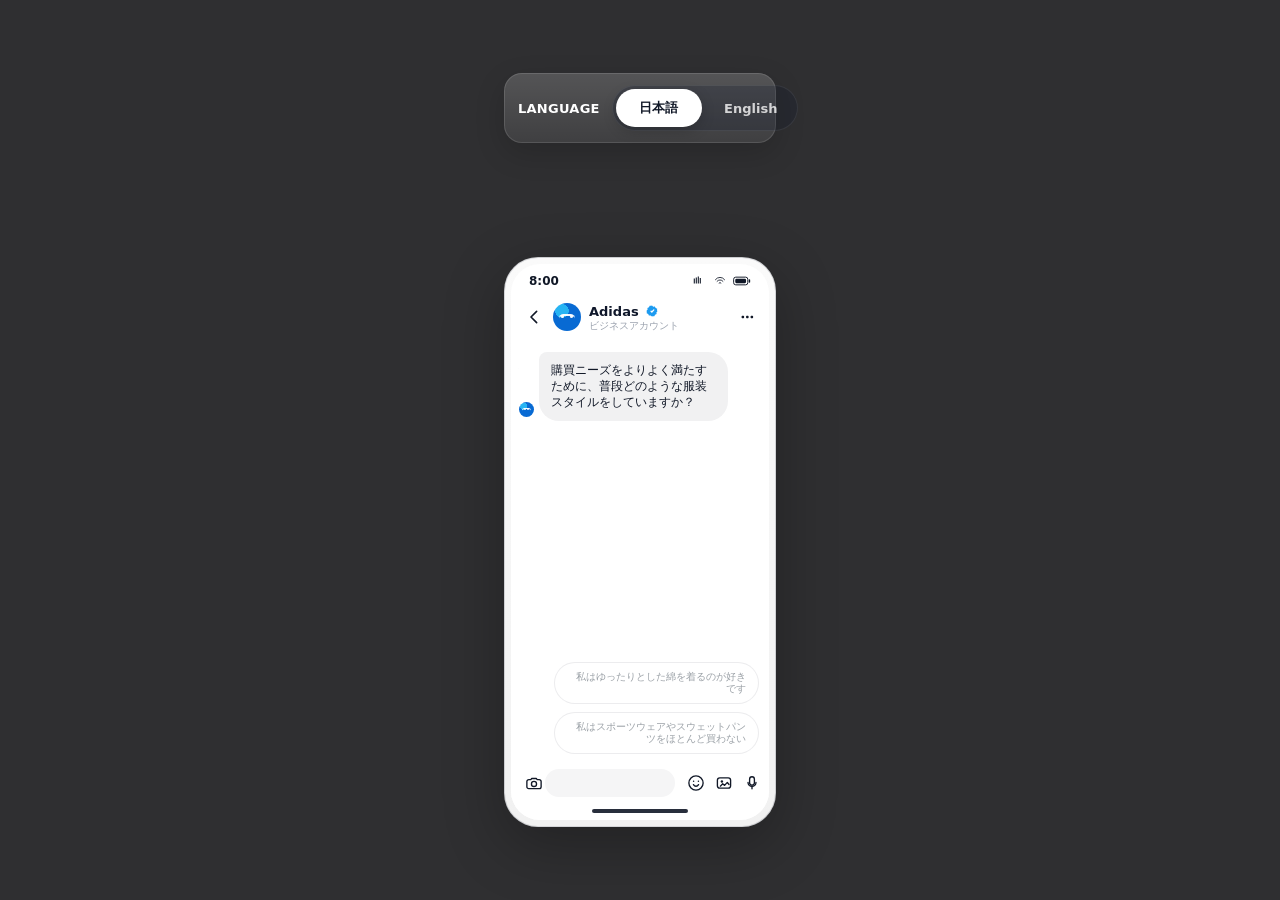
<file: index.html>
<!doctype html>
<html lang="ja">
  <head>
    <meta charset="UTF-8" />
    <meta name="viewport" content="width=device-width, initial-scale=1.0" />
    <title>自動対話フロー Demo</title>
    <link rel="stylesheet" href="./styles.css" />
  </head>
  <body>
    <main class="page">
      <nav class="langSwitch" aria-label="Language switch">
        <div class="langSwitch__label">Language</div>
        <div class="langSwitch__group">
          <a class="langSwitch__item langSwitch__item--active" href="./index.html">日本語</a>
          <a class="langSwitch__item" href="./english.html">English</a>
        </div>
      </nav>
      <section class="device" aria-label="Chat Demo">
        <div class="device__screen">
          <div class="statusBar" aria-hidden="true">
            <span class="statusBar__time">8:00</span>
            <div class="statusBar__icons">
              <svg viewBox="0 0 24 24">
                <path d="M3.5 16.8h2.2V7.2H3.5v9.6Zm4 0h2.2V4.8H7.5v12Zm4 0h2.2V2.8h-2.2v14Zm4 0h2.2V6.2h-2.2v10.6Z" fill="currentColor" />
              </svg>
              <svg viewBox="0 0 24 24">
                <path
                  d="M2.8 9.4A11.6 11.6 0 0 1 12 4.8a11.6 11.6 0 0 1 9.2 4.6"
                  fill="none"
                  stroke="currentColor"
                  stroke-width="1.7"
                  stroke-linecap="round"
                />
                <path
                  d="M6.1 12.6A7.3 7.3 0 0 1 12 10a7.3 7.3 0 0 1 5.9 2.6"
                  fill="none"
                  stroke="currentColor"
                  stroke-width="1.7"
                  stroke-linecap="round"
                />
                <path d="M10.1 16a2.5 2.5 0 0 1 3.8 0" fill="none" stroke="currentColor" stroke-width="1.7" stroke-linecap="round" />
              </svg>
              <svg viewBox="0 0 28 14">
                <rect x="1" y="1" width="22" height="12" rx="3.3" fill="none" stroke="currentColor" stroke-width="1.5" />
                <rect x="3.5" y="3.5" width="16.8" height="7" rx="1.8" fill="currentColor" />
                <rect x="24.5" y="4.3" width="2.2" height="5.4" rx="1.1" fill="currentColor" />
              </svg>
            </div>
          </div>
          <header class="chatHeader">
            <button class="iconBtn iconBtn--back" type="button" aria-label="Back">
              <svg viewBox="0 0 24 24" aria-hidden="true">
                <path
                  d="M15.5 19.5 8 12l7.5-7.5"
                  fill="none"
                  stroke="currentColor"
                  stroke-width="2.2"
                  stroke-linecap="round"
                  stroke-linejoin="round"
                />
              </svg>
            </button>
            <div class="chatHeader__title">
              <div class="chatHeader__row">
                <div class="avatar" aria-hidden="true">
                  <span class="avatar__mark"></span>
                </div>
                <div class="chatHeader__nameWrap">
                  <div class="chatHeader__nameRow">
                    <span class="chatHeader__name">Adidas</span>
                    <span class="verify" aria-label="Verified">
                      <svg viewBox="0 0 24 24" aria-hidden="true">
                        <path
                          d="M12 2.4 14.1 4.7l2.9-.4 1.2 2.7 2.7 1.2-.4 2.9L21.6 12l-2.1 2.4.4 2.9-2.7 1.2-1.2 2.7-2.9-.4L12 21.6l-2.4-2.1-2.9.4-1.2-2.7-2.7-1.2.4-2.9L2.4 12l2.1-2.4-.4-2.9L6.8 5.5 8 2.8l2.9.4L12 2.4Z"
                          fill="currentColor"
                        />
                        <path
                          d="m10.4 12.4 1.3 1.3 3.4-3.6"
                          fill="none"
                          stroke="#fff"
                          stroke-width="2.2"
                          stroke-linecap="round"
                          stroke-linejoin="round"
                        />
                      </svg>
                    </span>
                  </div>
                  <div class="chatHeader__sub">ビジネスアカウント</div>
                </div>
              </div>
            </div>
            <button class="iconBtn iconBtn--more" type="button" aria-label="More">
              <svg viewBox="0 0 24 24" aria-hidden="true">
                <path d="M6 12a1.8 1.8 0 1 1 0 .01Zm6 0a1.8 1.8 0 1 1 0 .01Zm6 0a1.8 1.8 0 1 1 0 .01Z" fill="currentColor" />
              </svg>
            </button>
          </header>
          <section class="chatBody" aria-label="Messages">
            <ol class="msgList" id="msgList"></ol>
          </section>
          <section class="quickArea" aria-label="Quick Replies">
            <div class="quickWrap" id="quickWrap"></div>
          </section>
          <footer class="inputBar" aria-label="Message Input">
            <button class="iconBtn iconBtn--ghost" type="button" aria-label="Camera">
              <svg viewBox="0 0 24 24" aria-hidden="true">
                <path
                  d="M7.7 7.5 9 6h6l1.3 1.5H19a2.5 2.5 0 0 1 2.5 2.5v7A2.5 2.5 0 0 1 19 19.5H5A2.5 2.5 0 0 1 2.5 17v-7A2.5 2.5 0 0 1 5 7.5h2.7Z"
                  fill="none"
                  stroke="currentColor"
                  stroke-width="1.8"
                  stroke-linejoin="round"
                />
                <path
                  d="M12 16.6a3.4 3.4 0 1 0 0-6.8 3.4 3.4 0 0 0 0 6.8Z"
                  fill="none"
                  stroke="currentColor"
                  stroke-width="1.8"
                />
              </svg>
            </button>
            <div class="inputPill">
              <input id="textInput" class="textInput" placeholder="" autocomplete="off" />
            </div>
            <div class="inputActions">
              <button class="iconBtn iconBtn--mini" type="button" aria-label="Emoji">
                <svg viewBox="0 0 24 24" aria-hidden="true">
                  <path
                    d="M12 21.5a9.5 9.5 0 1 0 0-19 9.5 9.5 0 0 0 0 19Z"
                    fill="none"
                    stroke="currentColor"
                    stroke-width="1.8"
                  />
                  <path d="M8.8 10.6a1 1 0 1 0 0-2 1 1 0 0 0 0 2Zm6.4 0a1 1 0 1 0 0-2 1 1 0 0 0 0 2Z" fill="currentColor" />
                  <path
                    d="M8.6 14.2c.9 1.4 2.1 2.1 3.4 2.1s2.5-.7 3.4-2.1"
                    fill="none"
                    stroke="currentColor"
                    stroke-width="1.8"
                    stroke-linecap="round"
                  />
                </svg>
              </button>
              <button class="iconBtn iconBtn--mini" type="button" aria-label="Image">
                <svg viewBox="0 0 24 24" aria-hidden="true">
                  <rect x="3.2" y="5.2" width="17.6" height="13.6" rx="3.2" fill="none" stroke="currentColor" stroke-width="1.8" />
                  <circle cx="9.2" cy="10" r="1.6" fill="currentColor" />
                  <path
                    d="m7.1 16.2 3.2-3.1 2.5 2.1 3.6-4 2.3 2.8"
                    fill="none"
                    stroke="currentColor"
                    stroke-width="1.8"
                    stroke-linecap="round"
                    stroke-linejoin="round"
                  />
                </svg>
              </button>
              <button class="iconBtn iconBtn--mini" type="button" aria-label="Voice">
                <svg viewBox="0 0 24 24" aria-hidden="true">
                  <path
                    d="M12 14.8a3.2 3.2 0 0 0 3.2-3.2V6.9a3.2 3.2 0 1 0-6.4 0v4.7A3.2 3.2 0 0 0 12 14.8Z"
                    fill="none"
                    stroke="currentColor"
                    stroke-width="1.8"
                  />
                  <path
                    d="M6.7 11.3a5.3 5.3 0 0 0 10.6 0"
                    fill="none"
                    stroke="currentColor"
                    stroke-width="1.8"
                    stroke-linecap="round"
                  />
                  <path d="M12 16.6v3" fill="none" stroke="currentColor" stroke-width="1.8" stroke-linecap="round" />
                </svg>
              </button>
            </div>
          </footer>
          <div class="homeIndicator" aria-hidden="true"></div>
        </div>
      </section>
    </main>
    <script type="module" src="./app.js"></script>
  </body>
</html>
</file>
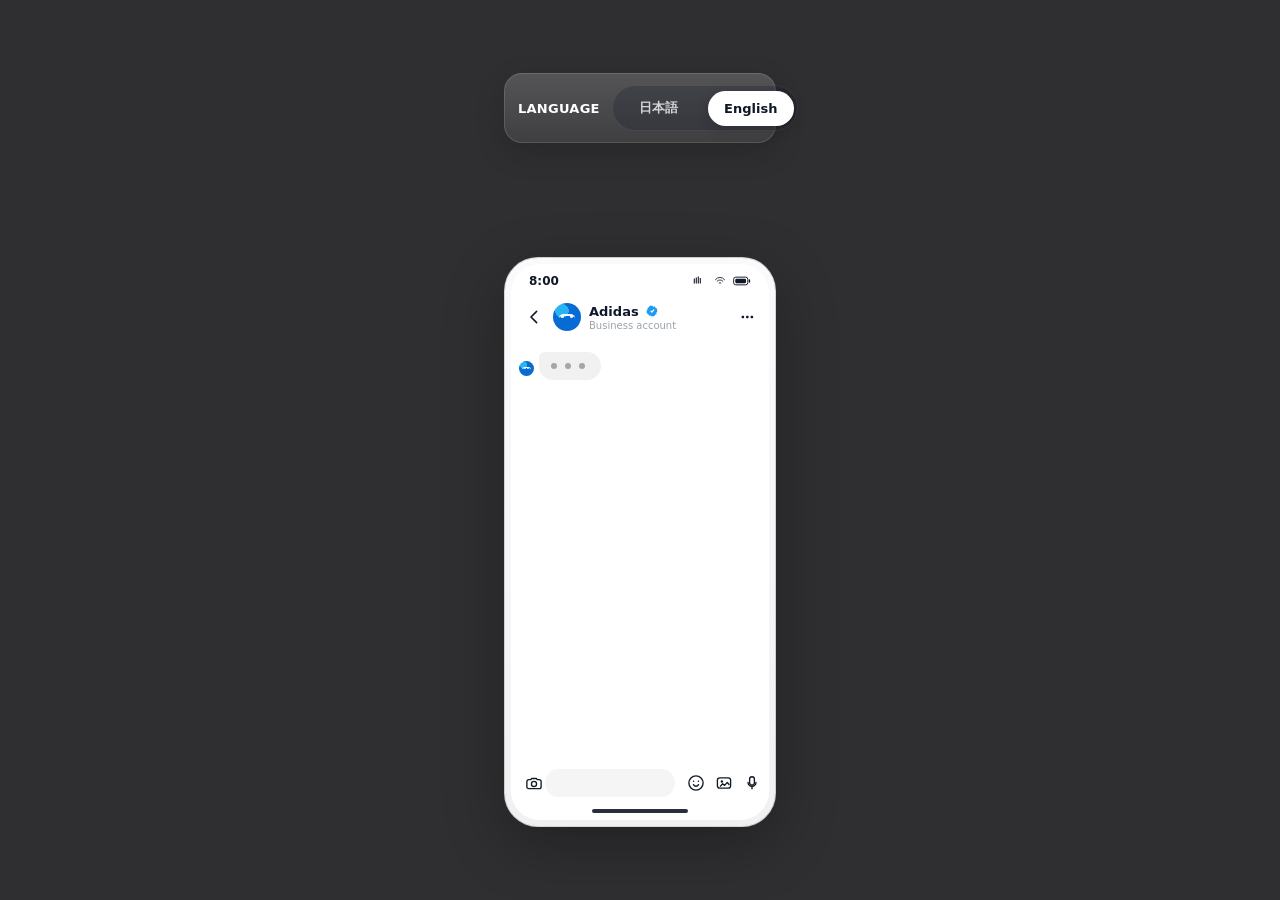
<file: english.html>
<!doctype html>
<html lang="en">
  <head>
    <meta charset="UTF-8" />
    <meta name="viewport" content="width=device-width, initial-scale=1.0" />
    <title>Automated Chat Demo - English</title>
    <link rel="stylesheet" href="./styles.css" />
  </head>
  <body>
    <main class="page">
      <nav class="langSwitch" aria-label="Language switch">
        <div class="langSwitch__label">Language</div>
        <div class="langSwitch__group">
          <a class="langSwitch__item" href="./index.html">日本語</a>
          <a class="langSwitch__item langSwitch__item--active" href="./english.html">English</a>
        </div>
      </nav>
      <section class="device" aria-label="English Chat Demo">
        <div class="device__screen">
          <div class="statusBar" aria-hidden="true">
            <span class="statusBar__time">8:00</span>
            <div class="statusBar__icons">
              <svg viewBox="0 0 24 24">
                <path d="M3.5 16.8h2.2V7.2H3.5v9.6Zm4 0h2.2V4.8H7.5v12Zm4 0h2.2V2.8h-2.2v14Zm4 0h2.2V6.2h-2.2v10.6Z" fill="currentColor" />
              </svg>
              <svg viewBox="0 0 24 24">
                <path
                  d="M2.8 9.4A11.6 11.6 0 0 1 12 4.8a11.6 11.6 0 0 1 9.2 4.6"
                  fill="none"
                  stroke="currentColor"
                  stroke-width="1.7"
                  stroke-linecap="round"
                />
                <path
                  d="M6.1 12.6A7.3 7.3 0 0 1 12 10a7.3 7.3 0 0 1 5.9 2.6"
                  fill="none"
                  stroke="currentColor"
                  stroke-width="1.7"
                  stroke-linecap="round"
                />
                <path d="M10.1 16a2.5 2.5 0 0 1 3.8 0" fill="none" stroke="currentColor" stroke-width="1.7" stroke-linecap="round" />
              </svg>
              <svg viewBox="0 0 28 14">
                <rect x="1" y="1" width="22" height="12" rx="3.3" fill="none" stroke="currentColor" stroke-width="1.5" />
                <rect x="3.5" y="3.5" width="16.8" height="7" rx="1.8" fill="currentColor" />
                <rect x="24.5" y="4.3" width="2.2" height="5.4" rx="1.1" fill="currentColor" />
              </svg>
            </div>
          </div>
          <header class="chatHeader">
            <button class="iconBtn iconBtn--back" type="button" aria-label="Back">
              <svg viewBox="0 0 24 24" aria-hidden="true">
                <path
                  d="M15.5 19.5 8 12l7.5-7.5"
                  fill="none"
                  stroke="currentColor"
                  stroke-width="2.2"
                  stroke-linecap="round"
                  stroke-linejoin="round"
                />
              </svg>
            </button>
            <div class="chatHeader__title">
              <div class="chatHeader__row">
                <div class="avatar" aria-hidden="true">
                  <span class="avatar__mark"></span>
                </div>
                <div class="chatHeader__nameWrap">
                  <div class="chatHeader__nameRow">
                    <span class="chatHeader__name">Adidas</span>
                    <span class="verify" aria-label="Verified">
                      <svg viewBox="0 0 24 24" aria-hidden="true">
                        <path
                          d="M12 2.4 14.1 4.7l2.9-.4 1.2 2.7 2.7 1.2-.4 2.9L21.6 12l-2.1 2.4.4 2.9-2.7 1.2-1.2 2.7-2.9-.4L12 21.6l-2.4-2.1-2.9.4-1.2-2.7-2.7-1.2.4-2.9L2.4 12l2.1-2.4-.4-2.9L6.8 5.5 8 2.8l2.9.4L12 2.4Z"
                          fill="currentColor"
                        />
                        <path
                          d="m10.4 12.4 1.3 1.3 3.4-3.6"
                          fill="none"
                          stroke="#fff"
                          stroke-width="2.2"
                          stroke-linecap="round"
                          stroke-linejoin="round"
                        />
                      </svg>
                    </span>
                  </div>
                  <div class="chatHeader__sub">Business account</div>
                </div>
              </div>
            </div>
            <button class="iconBtn iconBtn--more" type="button" aria-label="More">
              <svg viewBox="0 0 24 24" aria-hidden="true">
                <path d="M6 12a1.8 1.8 0 1 1 0 .01Zm6 0a1.8 1.8 0 1 1 0 .01Zm6 0a1.8 1.8 0 1 1 0 .01Z" fill="currentColor" />
              </svg>
            </button>
          </header>
          <section class="chatBody" aria-label="Messages">
            <ol class="msgList" id="msgList"></ol>
          </section>
          <section class="quickArea" aria-label="Quick Replies">
            <div class="quickWrap" id="quickWrap"></div>
          </section>
          <footer class="inputBar" aria-label="Message Input">
            <button class="iconBtn iconBtn--ghost" type="button" aria-label="Camera">
              <svg viewBox="0 0 24 24" aria-hidden="true">
                <path
                  d="M7.7 7.5 9 6h6l1.3 1.5H19a2.5 2.5 0 0 1 2.5 2.5v7A2.5 2.5 0 0 1 19 19.5H5A2.5 2.5 0 0 1 2.5 17v-7A2.5 2.5 0 0 1 5 7.5h2.7Z"
                  fill="none"
                  stroke="currentColor"
                  stroke-width="1.8"
                  stroke-linejoin="round"
                />
                <path
                  d="M12 16.6a3.4 3.4 0 1 0 0-6.8 3.4 3.4 0 0 0 0 6.8Z"
                  fill="none"
                  stroke="currentColor"
                  stroke-width="1.8"
                />
              </svg>
            </button>
            <div class="inputPill">
              <input id="textInput" class="textInput" placeholder="" autocomplete="off" />
            </div>
            <div class="inputActions">
              <button class="iconBtn iconBtn--mini" type="button" aria-label="Emoji">
                <svg viewBox="0 0 24 24" aria-hidden="true">
                  <path
                    d="M12 21.5a9.5 9.5 0 1 0 0-19 9.5 9.5 0 0 0 0 19Z"
                    fill="none"
                    stroke="currentColor"
                    stroke-width="1.8"
                  />
                  <path d="M8.8 10.6a1 1 0 1 0 0-2 1 1 0 0 0 0 2Zm6.4 0a1 1 0 1 0 0-2 1 1 0 0 0 0 2Z" fill="currentColor" />
                  <path
                    d="M8.6 14.2c.9 1.4 2.1 2.1 3.4 2.1s2.5-.7 3.4-2.1"
                    fill="none"
                    stroke="currentColor"
                    stroke-width="1.8"
                    stroke-linecap="round"
                  />
                </svg>
              </button>
              <button class="iconBtn iconBtn--mini" type="button" aria-label="Image">
                <svg viewBox="0 0 24 24" aria-hidden="true">
                  <rect x="3.2" y="5.2" width="17.6" height="13.6" rx="3.2" fill="none" stroke="currentColor" stroke-width="1.8" />
                  <circle cx="9.2" cy="10" r="1.6" fill="currentColor" />
                  <path
                    d="m7.1 16.2 3.2-3.1 2.5 2.1 3.6-4 2.3 2.8"
                    fill="none"
                    stroke="currentColor"
                    stroke-width="1.8"
                    stroke-linecap="round"
                    stroke-linejoin="round"
                  />
                </svg>
              </button>
              <button class="iconBtn iconBtn--mini" type="button" aria-label="Voice">
                <svg viewBox="0 0 24 24" aria-hidden="true">
                  <path
                    d="M12 14.8a3.2 3.2 0 0 0 3.2-3.2V6.9a3.2 3.2 0 1 0-6.4 0v4.7A3.2 3.2 0 0 0 12 14.8Z"
                    fill="none"
                    stroke="currentColor"
                    stroke-width="1.8"
                  />
                  <path
                    d="M6.7 11.3a5.3 5.3 0 0 0 10.6 0"
                    fill="none"
                    stroke="currentColor"
                    stroke-width="1.8"
                    stroke-linecap="round"
                  />
                  <path d="M12 16.6v3" fill="none" stroke="currentColor" stroke-width="1.8" stroke-linecap="round" />
                </svg>
              </button>
            </div>
          </footer>
          <div class="homeIndicator" aria-hidden="true"></div>
        </div>
      </section>
    </main>
    <script type="module" src="./app-en.js"></script>
  </body>
</html>
</file>
<file: styles.css>
:root {
  --screen: #ffffff;
  --text: #0f172a;
  --muted: #94a3b8;
  --line: rgba(15, 23, 42, 0.06);
  --bot: #f1f1f2;
  --user: #3568ff;
  --shadow: 0 18px 60px rgba(0, 0, 0, 0.28);
  --radius: 20px;
  --chip: #ffffff;
  --chipLine: rgba(15, 23, 42, 0.08);
}

*,
*::before,
*::after {
  box-sizing: border-box;
}

html,
body {
  height: 100%;
}

body {
  margin: 0;
  font-family: ui-sans-serif, system-ui, -apple-system, BlinkMacSystemFont, "Segoe UI", Roboto, Arial, "Apple Color Emoji",
    "Segoe UI Emoji";
  background: #2f2f31;
  color: var(--text);
}

.page {
  min-height: 100%;
  display: grid;
  place-items: center;
  gap: 12px;
  padding: 22px 18px;
}

.langSwitch {
  width: min(272px, 100%);
  display: flex;
  align-items: center;
  justify-content: space-between;
  gap: 12px;
  padding: 12px 14px;
  border-radius: 18px;
  background: linear-gradient(180deg, rgba(255, 255, 255, 0.18) 0%, rgba(255, 255, 255, 0.08) 100%);
  box-shadow: 0 10px 30px rgba(0, 0, 0, 0.16), inset 0 0 0 1px rgba(255, 255, 255, 0.12);
}

.langSwitch__label {
  color: #ffffff;
  font-size: 13px;
  font-weight: 700;
  letter-spacing: 0.02em;
  text-transform: uppercase;
}

.langSwitch__group {
  display: inline-flex;
  align-items: center;
  gap: 6px;
  padding: 4px;
  border-radius: 999px;
  background: rgba(15, 23, 42, 0.24);
  box-shadow: inset 0 0 0 1px rgba(255, 255, 255, 0.08);
}

.langSwitch__item {
  min-width: 86px;
  padding: 10px 14px;
  border-radius: 999px;
  color: rgba(255, 255, 255, 0.78);
  font-size: 13px;
  font-weight: 700;
  text-align: center;
  text-decoration: none;
  transition: background 180ms ease, color 180ms ease, transform 180ms ease, box-shadow 180ms ease;
}

.langSwitch__item:hover {
  color: #ffffff;
  transform: translateY(-1px);
}

.langSwitch__item--active {
  background: #ffffff;
  color: #111827;
  box-shadow: 0 4px 14px rgba(0, 0, 0, 0.18);
}

.device {
  width: min(272px, 100%);
  border-radius: 34px;
  padding: 6px;
  background: linear-gradient(180deg, #fafafa 0%, #f1f1f1 100%);
  border: 1px solid rgba(15, 23, 42, 0.16);
  box-shadow: var(--shadow);
}

.device__screen {
  height: min(556px, 90vh);
  background: var(--screen);
  border-radius: 29px;
  overflow: hidden;
  display: grid;
  grid-template-rows: 26px 54px 1fr auto auto 18px;
}

.statusBar {
  padding: 8px 18px 0;
  display: flex;
  align-items: center;
  justify-content: space-between;
  font-size: 12px;
  font-weight: 700;
  color: #111827;
}

.statusBar__icons {
  display: flex;
  align-items: center;
  gap: 4px;
}

.statusBar__icons svg {
  display: block;
  width: 18px;
  height: 12px;
}

.chatHeader {
  height: 54px;
  padding: 0 8px;
  display: grid;
  grid-template-columns: 34px 1fr 30px;
  align-items: center;
  background: #ffffff;
}

.chatHeader__row {
  display: flex;
  align-items: center;
  gap: 8px;
}

.avatar {
  width: 28px;
  height: 28px;
  border-radius: 999px;
  background: radial-gradient(circle at 32% 28%, #27b4f3 0 24%, #086ad3 25% 100%);
  display: grid;
  place-items: center;
  overflow: hidden;
  flex: 0 0 auto;
}

.avatar__mark {
  width: 16px;
  height: 9px;
  border-radius: 20px;
  border-top: 2px solid rgba(255, 255, 255, 0.95);
  position: relative;
  transform: translateY(1px);
}

.avatar__mark::before,
.avatar__mark::after {
  content: "";
  position: absolute;
  background: rgba(255, 255, 255, 0.95);
  border-radius: 999px;
}

.avatar__mark::before {
  width: 3px;
  height: 3px;
  top: -1px;
  left: 2px;
}

.avatar__mark::after {
  width: 3px;
  height: 3px;
  top: -1px;
  right: 2px;
}

.chatHeader__nameWrap {
  display: flex;
  flex-direction: column;
  gap: 1px;
  min-width: 0;
}

.chatHeader__nameRow {
  display: flex;
  align-items: center;
  gap: 6px;
  min-width: 0;
}

.chatHeader__name {
  font-weight: 600;
  font-size: 13px;
  white-space: nowrap;
  overflow: hidden;
  text-overflow: ellipsis;
}

.verify {
  width: 14px;
  height: 14px;
  color: #1d9bf0;
  display: inline-flex;
}

.chatHeader__sub {
  font-size: 10px;
  color: #9ca3af;
  line-height: 1.1;
}

.iconBtn {
  appearance: none;
  border: 0;
  background: transparent;
  width: 30px;
  height: 30px;
  border-radius: 999px;
  display: grid;
  place-items: center;
  color: #111827;
  cursor: pointer;
}

.iconBtn svg {
  width: 18px;
  height: 18px;
}

.iconBtn:active {
  transform: translateY(1px);
}

.iconBtn--ghost {
  color: #111827;
}

.iconBtn--mini {
  width: 24px;
  height: 24px;
  color: #111827;
}

.chatBody {
  padding: 8px 8px 2px 8px;
  overflow: auto;
  background: #ffffff;
}

.msgList {
  list-style: none;
  padding: 0;
  margin: 0;
  display: flex;
  flex-direction: column;
  gap: 8px;
  min-height: 100%;
}

.msg {
  display: flex;
  gap: 5px;
  align-items: flex-end;
  opacity: 0;
  transform: translateY(8px);
  animation: popIn 220ms ease-out forwards;
}

@keyframes popIn {
  to {
    opacity: 1;
    transform: translateY(0);
  }
}

.msg--bot {
  justify-content: flex-start;
}

.msg--user {
  justify-content: flex-end;
}

.msg__avatar {
  width: 15px;
  height: 15px;
  border-radius: 999px;
  background: radial-gradient(circle at 32% 28%, #27b4f3 0 24%, #086ad3 25% 100%);
  display: grid;
  place-items: center;
  margin-bottom: 4px;
  flex: 0 0 auto;
}

.msg__avatar .avatar__mark {
  width: 9px;
  height: 5px;
  border-top-width: 1.6px;
}

.msg__avatar .avatar__mark::before,
.msg__avatar .avatar__mark::after {
  width: 2px;
  height: 2px;
}

.bubble {
  max-width: 78%;
  padding: 10px 12px;
  border-radius: var(--radius);
  font-size: 12px;
  line-height: 1.35;
  letter-spacing: 0;
  word-break: break-word;
}

.bubble--bot {
  background: var(--bot);
  color: #111827;
  border-top-left-radius: 8px;
}

.bubble--user {
  background: var(--user);
  color: white;
  border-top-right-radius: 8px;
}

.typingDots {
  width: 38px;
  display: grid;
  grid-template-columns: repeat(3, 1fr);
  gap: 4px;
  align-items: center;
  padding: 1px 0;
}

.typingDots span {
  height: 6px;
  width: 6px;
  border-radius: 999px;
  background: rgba(17, 24, 39, 0.35);
  animation: blink 1s infinite ease-in-out;
}

.typingDots span:nth-child(2) {
  animation-delay: 0.18s;
}
.typingDots span:nth-child(3) {
  animation-delay: 0.36s;
}

@keyframes blink {
  0%,
  100% {
    opacity: 0.2;
    transform: translateY(0);
  }
  50% {
    opacity: 0.85;
    transform: translateY(-1px);
  }
}

.quickArea {
  padding: 0 10px 8px;
  background: #ffffff;
}

.quickWrap {
  display: flex;
  flex-direction: column;
  align-items: flex-end;
  gap: 8px;
  min-height: 62px;
}

.quickWrap--busy {
  pointer-events: none;
}

.chip {
  border: 1px solid var(--chipLine);
  background: var(--chip);
  color: #9aa0a6;
  border-radius: 999px;
  padding: 8px 12px;
  font-size: 10px;
  line-height: 1.2;
  max-width: 205px;
  text-align: right;
  cursor: pointer;
  user-select: none;
  box-shadow: 0 0 0 1px rgba(255, 255, 255, 0.7) inset;
  opacity: 0;
  transform: translateY(10px);
  animation: chipIn 260ms ease forwards;
  animation-delay: var(--chip-delay, 0ms);
  transition: transform 180ms ease, border-color 180ms ease, color 180ms ease, opacity 180ms ease, background 180ms ease;
}

@keyframes chipIn {
  to {
    opacity: 1;
    transform: translateY(0);
  }
}

.chip:hover {
  border-color: rgba(15, 23, 42, 0.12);
  color: #6b7280;
  transform: translateY(-1px);
}

.chip:active {
  transform: translateY(0);
}

.chip:disabled {
  cursor: default;
}

.chip--selected {
  opacity: 1;
  color: #ffffff;
  background: var(--user);
  border-color: transparent;
  transform: translateX(0) scale(1.01);
  box-shadow: none;
}

.chip--dismissed {
  opacity: 0;
  transform: translateX(18px);
}

.chip--hold {
  opacity: 0.55;
}

.inputBar {
  padding: 6px 8px 4px;
  display: grid;
  grid-template-columns: 20px 1fr auto;
  gap: 6px;
  align-items: center;
  background: #ffffff;
}

.inputPill {
  height: 28px;
  border-radius: 999px;
  background: #f5f5f6;
  display: flex;
  align-items: center;
  padding: 0 10px;
}

.textInput {
  width: 100%;
  height: 28px;
  border: 0;
  outline: none;
  font-size: 12px;
  background: transparent;
  color: #0f172a;
}

.textInput::placeholder {
  color: rgba(15, 23, 42, 0.45);
}

.inputActions {
  display: flex;
  align-items: center;
  gap: 4px;
  transition: opacity 180ms ease;
}

.inputBar--busy .inputActions,
.inputBar--busy .iconBtn--ghost {
  opacity: 0.42;
}

.homeIndicator {
  display: grid;
  place-items: center;
  background: #ffffff;
}

.homeIndicator::before {
  content: "";
  width: 96px;
  height: 3.5px;
  border-radius: 999px;
  background: rgba(17, 24, 39, 0.9);
}

@media (max-height: 640px) {
  .device__screen {
    height: 86vh;
  }
}
</file>
